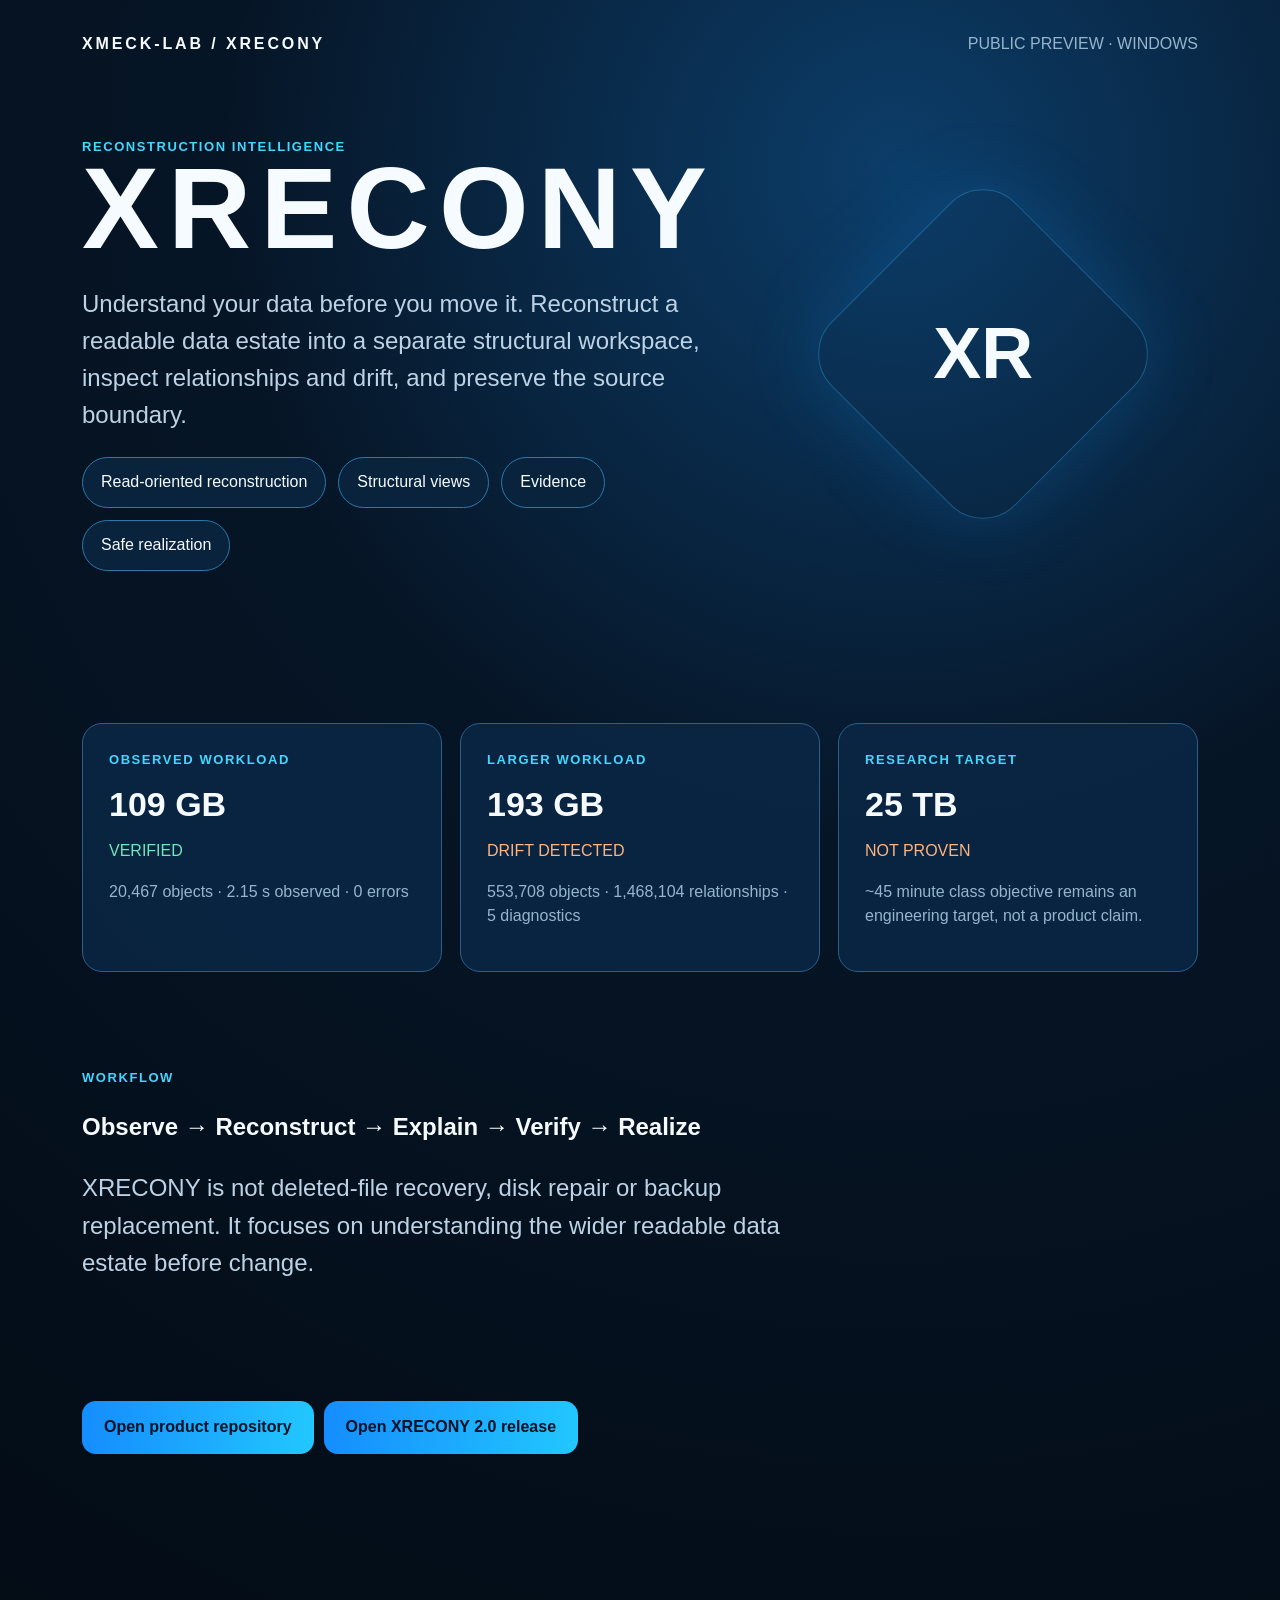
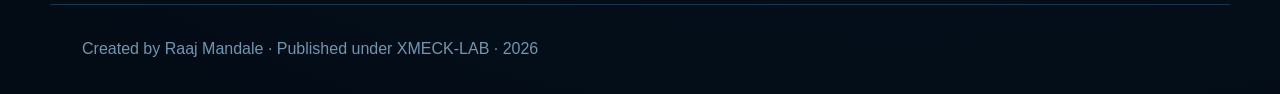
<file: docs/index.html>
<!doctype html><html><head><meta charset="utf-8"><meta name="viewport" content="width=device-width,initial-scale=1">
<meta name="description" content="XRECONY is Reconstruction Intelligence for Readable Data Estates: Structural Twin, relationships, generations, drift, evidence and copy-first Safe Realization for Windows.">
<link rel="canonical" href="https://xmeck-lab.github.io/XRECONY/">
<meta property="og:type" content="website">
<meta property="og:title" content="XRECONY — Reconstruction Intelligence for Readable Data Estates">
<meta property="og:description" content="Understand your data before you move it. Structural reconstruction, relationships, drift, evidence and copy-first realization for Windows.">
<meta property="og:url" content="https://xmeck-lab.github.io/XRECONY/">
<meta name="twitter:card" content="summary">
<meta name="theme-color" content="#061526"><title>XRECONY — XMECK-LAB</title><style>
:root{--bg:#061526;--card:#0b2948;--cyan:#43d7ff;--orange:#ff7b22;--text:#f6fbff;--muted:#96b5cd}*{box-sizing:border-box}body{margin:0;background:radial-gradient(circle at 70% 10%,#0c3d69 0,#061526 38%,#030b14 100%);font:16px/1.55 Segoe UI,Arial;color:var(--text)}header,main,footer{max-width:1180px;margin:auto;padding:32px}nav{display:flex;justify-content:space-between;align-items:center}.brand{font-weight:800;letter-spacing:.18em}.muted{color:var(--muted)}.hero{padding:80px 0 40px;display:grid;grid-template-columns:1.2fr .8fr;gap:40px;align-items:center}h1{font-size:clamp(64px,9vw,120px);line-height:.9;margin:0 0 22px;letter-spacing:.08em}.lead{font-size:24px;color:#bdd3e5;max-width:760px}.orb{width:260px;height:260px;margin:auto;transform:rotate(45deg);border:1px solid #3bbcff55;border-radius:46px;display:grid;place-items:center;box-shadow:0 0 80px #159cff33}.orb:after{content:'XR';transform:rotate(-45deg);font-size:72px;font-weight:900}.grid{display:grid;grid-template-columns:repeat(3,1fr);gap:18px}.card{background:#0b2948cc;border:1px solid #2b5f88;border-radius:20px;padding:26px;min-height:170px}.k{color:var(--cyan);font-weight:800;letter-spacing:.12em;font-size:13px}.n{font-size:34px;font-weight:850;margin:8px 0}.warn{color:#ffb37f}.ok{color:#6ee7bd}.section{padding:48px 0}.flow{display:flex;gap:12px;flex-wrap:wrap}.pill{padding:12px 18px;border:1px solid #2d79aa;border-radius:999px;background:#09233d}.cta{display:inline-block;background:linear-gradient(90deg,#158dff,#22c7ff);color:#001223;text-decoration:none;padding:14px 22px;border-radius:14px;font-weight:800;margin-right:10px;margin-bottom:10px}footer{color:#7196b2;border-top:1px solid #193651;margin-top:60px}@media(max-width:800px){.hero{grid-template-columns:1fr}.grid{grid-template-columns:1fr}.orb{width:180px;height:180px}h1{font-size:58px}}
</style></head><body><header><nav><div class="brand">XMECK-LAB / XRECONY</div><div class="muted">PUBLIC PREVIEW · WINDOWS</div></nav><div class="hero"><div><div class="k">RECONSTRUCTION INTELLIGENCE</div><h1>XRECONY</h1><p class="lead">Understand your data before you move it. Reconstruct a readable data estate into a separate structural workspace, inspect relationships and drift, and preserve the source boundary.</p><div class="flow"><span class="pill">Read-oriented reconstruction</span><span class="pill">Structural views</span><span class="pill">Evidence</span><span class="pill">Safe realization</span></div></div><div class="orb"></div></div></header><main><section class="section"><div class="grid"><div class="card"><div class="k">OBSERVED WORKLOAD</div><div class="n">109 GB</div><div class="ok">VERIFIED</div><p class="muted">20,467 objects · 2.15 s observed · 0 errors</p></div><div class="card"><div class="k">LARGER WORKLOAD</div><div class="n">193 GB</div><div class="warn">DRIFT DETECTED</div><p class="muted">553,708 objects · 1,468,104 relationships · 5 diagnostics</p></div><div class="card"><div class="k">RESEARCH TARGET</div><div class="n">25 TB</div><div class="warn">NOT PROVEN</div><p class="muted">~45 minute class objective remains an engineering target, not a product claim.</p></div></div></section><section class="section"><div class="k">WORKFLOW</div><h2>Observe → Reconstruct → Explain → Verify → Realize</h2><p class="lead">XRECONY is not deleted-file recovery, disk repair or backup replacement. It focuses on understanding the wider readable data estate before change.</p></section><section class="section"><a class="cta" href="https://github.com/XMECK-LAB/XRECONY">Open product repository</a><a class="cta" href="https://github.com/XMECK-LAB/XRECONY/releases/tag/v2.0.0">Open XRECONY 2.0 release</a></section></main><footer>Created by Raaj Mandale · Published under XMECK-LAB · 2026</footer></body></html>
</file>
